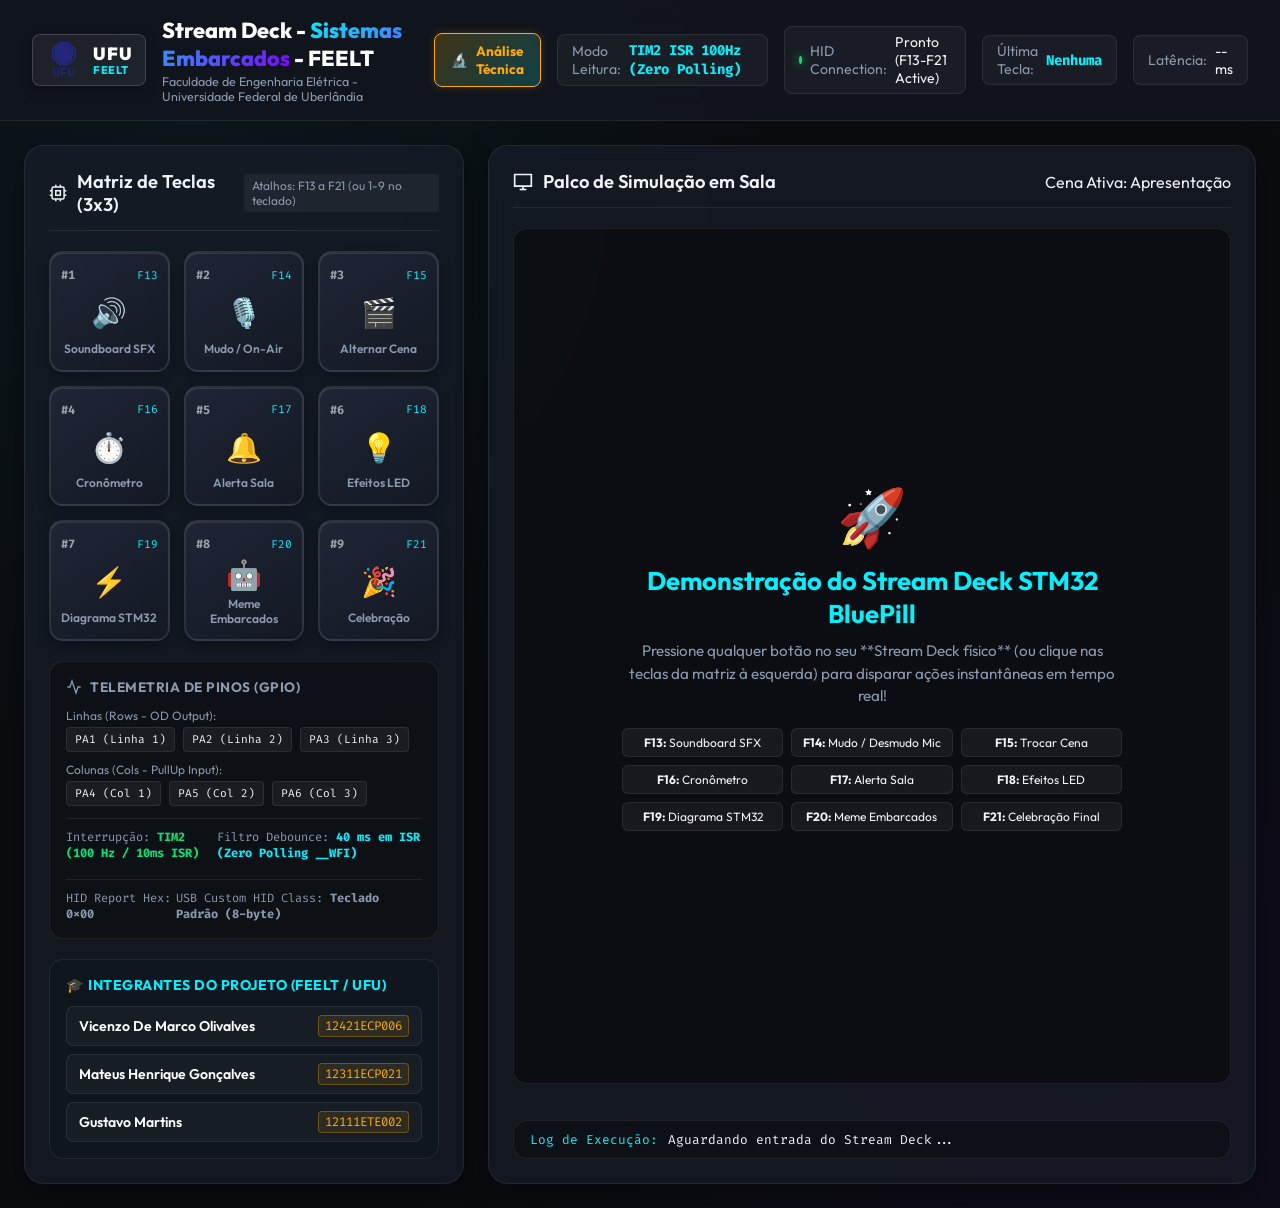
<file: dashboard/index.html>
<!DOCTYPE html>
<html lang="pt-BR">
<head>
  <meta charset="UTF-8">
  <meta name="viewport" content="width=device-width, initial-scale=1.0">
  <title>Stream Deck - Sistemas Embarcados - FEELT</title>
  <link rel="stylesheet" href="styles.css">
  <link rel="preconnect" href="https://fonts.googleapis.com">
  <link rel="preconnect" href="https://fonts.gstatic.com" crossorigin>
  <link href="https://fonts.googleapis.com/css2?family=Fira+Code:wght@400;600;700&family=Outfit:wght@300;400;600;800&display=swap" rel="stylesheet">
</head>
<body class="theme-cyberpunk">
  <!-- Header / Navigation Bar -->
  <header class="app-header">
    <div class="logo-container">
      <div class="ufu-badge-box">
        <img src="ufu_logo.svg" alt="UFU Logo" class="ufu-logo-img">
        <div class="ufu-text-info">
          <span class="ufu-title">UFU</span>
          <span class="feelt-sub">FEELT</span>
        </div>
      </div>
      <div class="header-titles">
        <h1>Stream Deck - <span>Sistemas Embarcados</span> - FEELT</h1>
        <p class="header-sub">Faculdade de Engenharia Elétrica - Universidade Federal de Uberlândia</p>
      </div>
    </div>
    
    <div class="status-bar">
      <button class="btn-prof-mode" id="btn-toggle-prof" onclick="toggleProfMode()">
        <span class="icon">🔬</span> Análise Técnica
      </button>
      <div class="status-item">
        <span class="status-label">Modo Leitura:</span>
        <span class="status-value highlight" style="color: var(--accent-cyan);">TIM2 ISR 100Hz (Zero Polling)</span>
      </div>
      <div class="status-item">
        <span class="dot pulse-green"></span>
        <span class="status-label">HID Connection:</span>
        <span class="status-value" id="status-usb">Pronto (F13-F21 Active)</span>
      </div>
      <div class="status-item">
        <span class="status-label">Última Tecla:</span>
        <span class="status-value highlight" id="status-last-key">Nenhuma</span>
      </div>
      <div class="status-item">
        <span class="status-label">Latência:</span>
        <span class="status-value" id="status-latency">-- ms</span>
      </div>
    </div>
  </header>

  <!-- Main Container -->
  <main class="dashboard-grid">
    
    <!-- Left Column: Hardware Telemetry & 3x3 Matrix -->
    <section class="panel hardware-panel">
      <div class="panel-header">
        <h2><svg width="20" height="20" viewBox="0 0 24 24" fill="none" stroke="currentColor" stroke-width="2"><rect x="4" y="4" width="16" height="16" rx="2"/><rect x="9" y="9" width="6" height="6"/><line x1="9" y1="1" x2="9" y2="4"/><line x1="15" y1="1" x2="15" y2="4"/><line x1="9" y1="20" x2="9" y2="23"/><line x1="15" y1="20" x2="15" y2="23"/><line x1="20" y1="9" x2="23" y2="9"/><line x1="20" y1="15" x2="23" y2="15"/><line x1="1" y1="9" x2="4" y2="9"/><line x1="1" y1="15" x2="4" y2="15"/></svg> Matriz de Teclas (3x3)</h2>
        <span class="hint-badge">Atalhos: F13 a F21 (ou 1-9 no teclado)</span>
      </div>

      <div class="matrix-grid" id="matrix-grid">
        <!-- Buttons 1 to 9 will be rendered by JS -->
      </div>

      <!-- Telemetry Box -->
      <div class="telemetry-box">
        <h3><svg width="16" height="16" viewBox="0 0 24 24" fill="none" stroke="currentColor" stroke-width="2"><polyline points="22 12 18 12 15 21 9 3 6 12 2 12"/></svg> Telemetria de Pinos (GPIO)</h3>
        <div class="pins-display">
          <div class="pin-group">
            <span class="pin-title">Linhas (Rows - OD Output):</span>
            <div class="pins-row">
              <span class="pin-tag" id="pin-pa1">PA1 (Linha 1)</span>
              <span class="pin-tag" id="pin-pa2">PA2 (Linha 2)</span>
              <span class="pin-tag" id="pin-pa3">PA3 (Linha 3)</span>
            </div>
          </div>
          <div class="pin-group">
            <span class="pin-title">Colunas (Cols - PullUp Input):</span>
            <div class="pins-row">
              <span class="pin-tag" id="pin-pa4">PA4 (Col 1)</span>
              <span class="pin-tag" id="pin-pa5">PA5 (Col 2)</span>
              <span class="pin-tag" id="pin-pa6">PA6 (Col 3)</span>
            </div>
          </div>
        </div>
        <div class="hex-info">
          <span>Interrupção: <strong style="color: var(--accent-green);">TIM2 (100 Hz / 10ms ISR)</strong></span>
          <span>Filtro Debounce: <strong style="color: var(--accent-cyan);">40 ms em ISR (Zero Polling __WFI)</strong></span>
        </div>
        <div class="hex-info" style="margin-top: 6px;">
          <span>HID Report Hex: <strong id="hex-code">0x00</strong></span>
          <span>USB Custom HID Class: <strong id="hid-class">Teclado Padrão (8-byte)</strong></span>
        </div>
      </div>

      <!-- Team Members Section -->
      <div class="team-panel-card">
        <div class="team-card-header">
          <h3>🎓 Integrantes do Projeto (FEELT / UFU)</h3>
        </div>
        <div class="team-list">
          <div class="team-member">
            <div class="member-info">
              <span class="member-name">Vicenzo De Marco Olivalves</span>
              <span class="member-id">12421ECP006</span>
            </div>
          </div>
          <div class="team-member">
            <div class="member-info">
              <span class="member-name">Mateus Henrique Gonçalves</span>
              <span class="member-id">12311ECP021</span>
            </div>
          </div>
          <div class="team-member">
            <div class="member-info">
              <span class="member-name">Gustavo Martins</span>
              <span class="member-id">12111ETE002</span>
          </div>
        </div>
      </div>
    </section>

    <!-- Right Column: Interactive Classroom Presentation Display -->
    <section class="panel presentation-panel">
      <div class="panel-header">
        <h2><svg width="20" height="20" viewBox="0 0 24 24" fill="none" stroke="currentColor" stroke-width="2"><path d="M2 3h20v14H2z"/><path d="M8 21h8"/><path d="M12 17v4"/></svg> Palco de Simulação em Sala</h2>
        <div class="scene-selector">
          <span class="scene-badge active" id="scene-tag">Cena Ativa: Apresentação</span>
        </div>
      </div>

      <!-- Presentation Stage Screens -->
      <div class="stage-container">
        
        <!-- Screen 1: Overview / Welcome -->
        <div class="stage-screen active" id="screen-main">
          <div class="welcome-card">
            <div class="icon-hero">🚀</div>
            <h2>Demonstração do Stream Deck STM32 BluePill</h2>
            <p>Pressione qualquer botão no seu **Stream Deck físico** (ou clique nas teclas da matriz à esquerda) para disparar ações instantâneas em tempo real!</p>
            <div class="quick-tips">
              <div class="tip-item"><strong>F13:</strong> Soundboard SFX</div>
              <div class="tip-item"><strong>F14:</strong> Mudo / Desmudo Mic</div>
              <div class="tip-item"><strong>F15:</strong> Trocar Cena</div>
              <div class="tip-item"><strong>F16:</strong> Cronômetro</div>
              <div class="tip-item"><strong>F17:</strong> Alerta Sala</div>
              <div class="tip-item"><strong>F18:</strong> Efeitos LED</div>
              <div class="tip-item"><strong>F19:</strong> Diagrama STM32</div>
              <div class="tip-item"><strong>F20:</strong> Meme Embarcados</div>
              <div class="tip-item"><strong>F21:</strong> Celebração Final</div>
            </div>
          </div>
        </div>

        <!-- Screen 2: Microphone / Audio Studio -->
        <div class="stage-screen" id="screen-mic">
          <div class="mic-status-card" id="mic-card">
            <div class="mic-icon-large" id="mic-icon">🎙️</div>
            <h2 id="mic-status-text">MICROFONE LIGADO (ON AIR)</h2>
            <p id="mic-subtext">Transmitindo áudio para a sala de aula...</p>
            <div class="audio-waves" id="audio-waves">
              <span></span><span></span><span></span><span></span><span></span>
            </div>
          </div>
        </div>

        <!-- Screen 3: Camera / Scene Manager -->
        <div class="stage-screen" id="screen-scenes">
          <div class="scenes-grid">
            <div class="scene-card active" id="sc-slide">
              <div class="sc-preview slide-prev">📊 Slide Principal</div>
              <span>Modo Apresentação</span>
            </div>
            <div class="scene-card" id="sc-cam">
              <div class="sc-preview cam-prev">📹 Webcam da Sala</div>
              <span>Modo Câmera Alunos</span>
            </div>
            <div class="scene-card" id="sc-code">
              <div class="sc-preview code-prev">💻 STM32 C Code</div>
              <span>Modo Código HAL</span>
            </div>
          </div>
        </div>

        <!-- Screen 4: Timer / Stopwatch -->
        <div class="stage-screen" id="screen-timer">
          <div class="timer-card">
            <h3>⏱️ Cronômetro da Apresentação</h3>
            <div class="timer-digits" id="timer-display">00:00.0</div>
            <div class="timer-controls">
              <span class="timer-status" id="timer-status">Pausado (Pressione F16 para iniciar/pausar)</span>
            </div>
          </div>
        </div>

        <!-- Screen 5: STM32 Architecture & Hardware Diagram -->
        <div class="stage-screen" id="screen-stm32">
          <div class="stm32-diagram-card">
            <h3>⚡ Arquitetura Hardware: BluePill (STM32F103C8T6)</h3>
            <div class="diagram-content">
              <div class="diag-block">
                <h4>Core ARM Cortex-M3</h4>
                <p>72 MHz SYSCLK / 48 MHz USB</p>
                <p>Modo Repouso: __WFI()</p>
              </div>
              <div class="diag-arrow">➡️</div>
              <div class="diag-block highlight-block" style="border-color: var(--accent-cyan);">
                <h4>Timer TIM2 (ISR)</h4>
                <p>Prescaler: 7199 (10 kHz tick)</p>
                <p>Estouro: 99 (100 Hz / 10ms ISR)</p>
              </div>
              <div class="diag-arrow">➡️</div>
              <div class="diag-block highlight-block">
                <h4>Matriz 3x3 (GPIO)</h4>
                <p>Outputs: PA1..PA3 (Open Drain)</p>
                <p>Inputs: PA4..PA6 (Pull-Up)</p>
              </div>
              <div class="diag-arrow">➡️</div>
              <div class="diag-block">
                <h4>USB Device Stack</h4>
                <p>Custom HID Class (8 Bytes)</p>
                <p>Scancodes F13 a F21</p>
              </div>
            </div>
            <div class="code-snippet">
              <pre><code>// Interrupção de Hardware TIM2 (Core/Src/main.c)
void HAL_TIM_PeriodElapsedCallback(TIM_HandleTypeDef *htim) {
    if (htim->Instance == TIM2) {
        processDebounce_ISR(); // Varredura 100Hz + Debounce 40ms sem Polling
    }
}</code></pre>
            </div>
          </div>
        </div>

        <!-- Screen 6: Meme Gallery -->
        <div class="stage-screen" id="screen-meme">
          <div class="meme-card">
            <h2 id="meme-title">🔥 Vida de Desenvolvedor de Embarcados</h2>
            <div class="meme-box" id="meme-box">
              <p class="meme-quote">"Compilou sem warnings na primeira tentativa... Deve ter algo muito errado!"</p>
              <div class="meme-badge">DEBUG MODE: ON</div>
            </div>
          </div>
        </div>

        <!-- Screen 7: Technical Analysis Screen -->
        <div class="stage-screen" id="screen-prof-deepdive">
          <div class="prof-container">
            <div class="prof-header">
              <h3>🔬 Painel de Análise Técnica de Engenharia</h3>
              <p>Métricas detalhadas do microcontrolador ARM Cortex-M3 (STM32F103C8T6)</p>
            </div>

            <div class="prof-grid">
              
              <!-- Logic Analyzer / Oscilloscope Waveform Canvas -->
              <div class="prof-card">
                <h4>📈 Analisador Lógico de Sinais (GPIO Waves)</h4>
                <div class="scope-box">
                  <canvas id="scope-canvas" width="450" height="120"></canvas>
                </div>
                <div class="scope-legend">
                  <span class="sig-row">── Line Output (PA1-PA3: LOW 0V)</span>
                  <span class="sig-col">── Col Input (PA4-PA6: RESET)</span>
                </div>
              </div>

              <!-- USB 8-Byte Buffer Inspector -->
              <div class="prof-card">
                <h4>📦 Inspeção de Pacote USB HID (8 Bytes)</h4>
                <div class="usb-bytes-grid" id="usb-bytes-grid">
                  <div class="byte-box"><span>B0 (Mods)</span><strong>0x00</strong></div>
                  <div class="byte-box"><span>B1 (Resv)</span><strong>0x00</strong></div>
                  <div class="byte-box active-byte"><span>B2 (Key)</span><strong id="b2-val">0x68</strong></div>
                  <div class="byte-box"><span>B3</span><strong>0x00</strong></div>
                  <div class="byte-box"><span>B4</span><strong>0x00</strong></div>
                  <div class="byte-box"><span>B5</span><strong>0x00</strong></div>
                  <div class="byte-box"><span>B6</span><strong>0x00</strong></div>
                  <div class="byte-box"><span>B7</span><strong>0x00</strong></div>
                </div>
                <p class="prof-note">EndPoint: EP1 IN (Interrupt, 10ms interval) | Protocol: Standard HID Keyboard Report</p>
              </div>

              <!-- Software Debouncing State Machine -->
              <div class="prof-card">
                <h4>🛡️ Interrupção TIM2 & Debounce (100 Hz / 40ms)</h4>
                <div class="stats-row">
                  <div class="stat-item">
                    <span class="stat-num" id="stat-bounces">0</span>
                    <span class="stat-lbl">Trepidações Ignoradas</span>
                  </div>
                  <div class="stat-item">
                    <span class="stat-num" id="stat-valid">0</span>
                    <span class="stat-lbl">Acionamentos Válidos</span>
                  </div>
                  <div class="stat-item">
                    <span class="stat-num">10 ms</span>
                    <span class="stat-lbl">Período ISR (TIM2)</span>
                  </div>
                </div>
              </div>

              <!-- Memory & Clock Tree Specs -->
              <div class="prof-card">
                <h4>⚙️ Registradores de Hardware & Clocks</h4>
                <div class="mem-bars">
                  <div class="mem-item">
                    <span>Flash (64 KB): 14.8 KB (23%)</span>
                    <div class="bar-bg"><div class="bar-fill" style="width: 23%;"></div></div>
                  </div>
                  <div class="mem-item">
                    <span>SRAM (20 KB): 2.9 KB (14%)</span>
                    <div class="bar-bg"><div class="bar-fill" style="width: 14%;"></div></div>
                  </div>
                </div>
                <div class="reg-tags">
                  <span class="reg-tag">SYSCLK: 72 MHz (HSE 8MHz * PLL 9)</span>
                  <span class="reg-tag">TIM2 Prescaler: 7199 (10 kHz tick)</span>
                  <span class="reg-tag">TIM2 ARR: 99 (100 Hz ISR)</span>
                  <span class="reg-tag">NVIC: TIM2_IRQn (Prioridade 0)</span>
                  <span class="reg-tag">CPU Mode: __WFI() Zero Polling</span>
                </div>
              </div>

            </div>
          </div>
        </div>

      </div>

      <!-- Action Feedback Bar -->
      <div class="action-log-bar">
        <span class="log-title">Log de Execução:</span>
        <span class="log-content" id="log-content">Aguardando entrada do Stream Deck...</span>
      </div>
    </section>
  </main>

  <!-- Fullscreen Modal Alert (Triggered by F17 / Button 5) -->
  <div class="modal-overlay" id="alert-modal">
    <div class="modal-card">
      <div class="modal-icon">🔔</div>
      <h2 id="modal-title">ALERTA DA SALA DE AULA</h2>
      <p id="modal-desc">Uma notificação prioritária foi acionada pelo Stream Deck!</p>
      <button class="btn-close-modal" onclick="closeModal()">Fechar (ou pressione F17)</button>
    </div>
  </div>

  <!-- Confetti Canvas for Celebration (F21) -->
  <canvas id="confetti-canvas"></canvas>

  <script src="app.js"></script>
</body>
</html>
</file>
<file: dashboard/styles.css>
/* CSS Design System - StreamDeck STM32 Simulator */
:root {
  --bg-primary: #0a0c10;
  --bg-secondary: #12161f;
  --bg-panel: #181d28;
  --bg-panel-glow: rgba(24, 29, 40, 0.7);
  
  --accent-cyan: #00f2fe;
  --accent-blue: #4facfe;
  --accent-purple: #7f00ff;
  --accent-pink: #ff0844;
  --accent-green: #00e676;
  --accent-amber: #ffab00;
  --ufu-blue: #232679;
  
  --text-main: #f0f4f8;
  --text-muted: #8a99ad;
  
  --border-glow: rgba(0, 242, 254, 0.25);
  --border-muted: rgba(255, 255, 255, 0.08);
  
  --font-sans: 'Outfit', -apple-system, BlinkMacSystemFont, sans-serif;
  --font-mono: 'Fira Code', monospace;
  
  --radius-sm: 8px;
  --radius-md: 14px;
  --radius-lg: 20px;
}

* {
  box-sizing: border-box;
  margin: 0;
  padding: 0;
}

body {
  background-color: var(--bg-primary);
  color: var(--text-main);
  font-family: var(--font-sans);
  min-height: 100vh;
  display: flex;
  flex-direction: column;
  overflow-x: hidden;
  background-image: 
    radial-gradient(circle at 15% 15%, rgba(0, 242, 254, 0.05) 0%, transparent 40%),
    radial-gradient(circle at 85% 85%, rgba(127, 0, 255, 0.05) 0%, transparent 40%);
}

/* Header Bar */
.app-header {
  display: flex;
  justify-content: space-between;
  align-items: center;
  padding: 1rem 2rem;
  background: rgba(18, 22, 31, 0.85);
  backdrop-filter: blur(12px);
  border-bottom: 1px solid var(--border-muted);
}

.logo-container {
  display: flex;
  align-items: center;
  gap: 16px;
}

.ufu-badge-box {
  display: flex;
  align-items: center;
  gap: 10px;
  background: rgba(255, 255, 255, 0.06);
  border: 1px solid rgba(255, 255, 255, 0.15);
  padding: 6px 12px;
  border-radius: var(--radius-sm);
  box-shadow: 0 4px 12px rgba(0, 0, 0, 0.3);
}

.ufu-logo-img {
  width: 38px;
  height: 38px;
  object-fit: contain;
}

.ufu-text-info {
  display: flex;
  flex-direction: column;
  line-height: 1.1;
}

.ufu-title {
  font-weight: 900;
  font-size: 1.1rem;
  color: #fff;
  letter-spacing: 1px;
}

.feelt-sub {
  font-size: 0.7rem;
  font-weight: 700;
  color: var(--accent-cyan);
  letter-spacing: 0.5px;
}

.header-titles h1 {
  font-size: 1.35rem;
  font-weight: 800;
  color: #fff;
}

.header-titles h1 span {
  background: linear-gradient(135deg, var(--accent-cyan), var(--accent-purple));
  -webkit-background-clip: text;
  -webkit-text-fill-color: transparent;
}

.header-sub {
  font-size: 0.78rem;
  color: var(--text-muted);
  margin-top: 2px;
}

.status-bar {
  display: flex;
  align-items: center;
  gap: 16px;
  font-size: 0.88rem;
}

/* Análise Técnica Toggle Button */
.btn-prof-mode {
  background: linear-gradient(135deg, rgba(255, 171, 0, 0.2), rgba(0, 242, 254, 0.2));
  border: 1px solid var(--accent-amber);
  color: var(--accent-amber);
  padding: 8px 16px;
  border-radius: var(--radius-sm);
  font-family: var(--font-sans);
  font-weight: 700;
  font-size: 0.85rem;
  cursor: pointer;
  display: flex;
  align-items: center;
  gap: 8px;
  transition: all 0.2s ease;
  box-shadow: 0 0 10px rgba(255, 171, 0, 0.2);
}

.btn-prof-mode:hover {
  background: var(--accent-amber);
  color: #000;
  box-shadow: 0 0 20px rgba(255, 171, 0, 0.5);
  transform: translateY(-1px);
}

.btn-prof-mode.active-prof {
  background: var(--accent-amber);
  color: #000;
  box-shadow: 0 0 25px rgba(255, 171, 0, 0.7);
}

.status-item {
  display: flex;
  align-items: center;
  gap: 8px;
  background: rgba(255, 255, 255, 0.04);
  padding: 6px 14px;
  border-radius: var(--radius-sm);
  border: 1px solid var(--border-muted);
}

.pulse-green {
  width: 8px;
  height: 8px;
  background-color: var(--accent-green);
  border-radius: 50%;
  box-shadow: 0 0 10px var(--accent-green);
  animation: pulse 1.5s infinite;
}

@keyframes pulse {
  0% { transform: scale(0.95); box-shadow: 0 0 0 0 rgba(0, 230, 118, 0.7); }
  70% { transform: scale(1.1); box-shadow: 0 0 0 8px rgba(0, 230, 118, 0); }
  100% { transform: scale(0.95); box-shadow: 0 0 0 0 rgba(0, 230, 118, 0); }
}

.status-label {
  color: var(--text-muted);
}

.status-value.highlight {
  color: var(--accent-cyan);
  font-weight: 700;
  font-family: var(--font-mono);
}

/* Dashboard Main Grid Layout */
.dashboard-grid {
  display: grid;
  grid-template-columns: 440px 1fr;
  gap: 24px;
  padding: 24px;
  flex: 1;
}

@media (max-width: 1024px) {
  .dashboard-grid {
    grid-template-columns: 1fr;
  }
}

/* Panels */
.panel {
  background: var(--bg-panel-glow);
  backdrop-filter: blur(16px);
  border: 1px solid var(--border-muted);
  border-radius: var(--radius-lg);
  padding: 24px;
  display: flex;
  flex-direction: column;
  gap: 20px;
  box-shadow: 0 10px 30px rgba(0, 0, 0, 0.4);
}

.panel-header {
  display: flex;
  justify-content: space-between;
  align-items: center;
  border-bottom: 1px solid var(--border-muted);
  padding-bottom: 14px;
}

.panel-header h2 {
  font-size: 1.15rem;
  font-weight: 600;
  display: flex;
  align-items: center;
  gap: 10px;
  color: var(--text-main);
}

.hint-badge {
  font-size: 0.75rem;
  color: var(--text-muted);
  background: rgba(255, 255, 255, 0.05);
  padding: 4px 8px;
  border-radius: 4px;
}

/* 3x3 StreamDeck Matrix Grid */
.matrix-grid {
  display: grid;
  grid-template-columns: repeat(3, 1fr);
  gap: 14px;
}

.deck-btn {
  aspect-ratio: 1;
  background: linear-gradient(145deg, #1e2535, #141824);
  border: 2px solid rgba(255, 255, 255, 0.1);
  border-radius: var(--radius-md);
  color: var(--text-main);
  display: flex;
  flex-direction: column;
  justify-content: space-between;
  align-items: center;
  padding: 14px 10px;
  cursor: pointer;
  transition: all 0.15s ease;
  position: relative;
  overflow: hidden;
  user-select: none;
  box-shadow: 0 4px 12px rgba(0, 0, 0, 0.3), inset 0 1px 1px rgba(255, 255, 255, 0.1);
}

.deck-btn:hover {
  transform: translateY(-2px);
  border-color: var(--accent-cyan);
  box-shadow: 0 6px 20px rgba(0, 242, 254, 0.25);
}

.deck-btn:active, .deck-btn.active {
  transform: translateY(2px) scale(0.97);
  background: linear-gradient(145deg, #00f2fe, #4facfe);
  border-color: #fff;
  color: #000;
  box-shadow: 0 0 25px rgba(0, 242, 254, 0.6);
}

.deck-btn.active .btn-key-code, .deck-btn.active .btn-sub {
  color: rgba(0, 0, 0, 0.8);
}

.btn-header {
  width: 100%;
  display: flex;
  justify-content: space-between;
  align-items: center;
  font-size: 0.75rem;
  font-family: var(--font-mono);
}

.btn-num {
  font-weight: 700;
  opacity: 0.6;
}

.btn-key-code {
  color: var(--accent-cyan);
  font-size: 0.7rem;
}

.btn-icon {
  font-size: 1.8rem;
  margin: 4px 0;
  transition: transform 0.2s ease;
}

.deck-btn:hover .btn-icon {
  transform: scale(1.15);
}

.btn-sub {
  font-size: 0.75rem;
  font-weight: 600;
  text-align: center;
  color: var(--text-muted);
}

/* Telemetry Box */
.telemetry-box {
  background: rgba(10, 12, 16, 0.6);
  border: 1px solid var(--border-muted);
  border-radius: var(--radius-md);
  padding: 16px;
  display: flex;
  flex-direction: column;
  gap: 12px;
}

.telemetry-box h3 {
  font-size: 0.85rem;
  color: var(--text-muted);
  display: flex;
  align-items: center;
  gap: 8px;
  text-transform: uppercase;
  letter-spacing: 0.5px;
}

.pins-display {
  display: flex;
  flex-direction: column;
  gap: 10px;
}

.pin-group {
  display: flex;
  flex-direction: column;
  gap: 4px;
}

.pin-title {
  font-size: 0.75rem;
  color: var(--text-muted);
}

.pins-row {
  display: flex;
  gap: 8px;
}

.pin-tag {
  font-family: var(--font-mono);
  font-size: 0.7rem;
  background: rgba(255, 255, 255, 0.05);
  border: 1px solid var(--border-muted);
  padding: 4px 8px;
  border-radius: 4px;
  transition: all 0.2s ease;
}

.pin-tag.active-row {
  background: var(--accent-pink);
  color: #fff;
  border-color: var(--accent-pink);
  box-shadow: 0 0 10px rgba(255, 8, 68, 0.5);
}

.pin-tag.active-col {
  background: var(--accent-green);
  color: #000;
  font-weight: 700;
  border-color: var(--accent-green);
  box-shadow: 0 0 10px rgba(0, 230, 118, 0.5);
}

.hex-info {
  display: flex;
  justify-content: space-between;
  font-size: 0.75rem;
  color: var(--text-muted);
  border-top: 1px solid var(--border-muted);
  padding-top: 10px;
  font-family: var(--font-mono);
}

/* Team Members Section Card */
.team-panel-card {
  background: rgba(18, 22, 31, 0.7);
  border: 1px solid var(--border-muted);
  border-radius: var(--radius-md);
  padding: 16px;
  display: flex;
  flex-direction: column;
  gap: 12px;
}

.team-card-header h3 {
  font-size: 0.88rem;
  color: var(--accent-cyan);
  text-transform: uppercase;
  letter-spacing: 0.5px;
}

.team-list {
  display: flex;
  flex-direction: column;
  gap: 8px;
}

.team-member {
  background: rgba(255, 255, 255, 0.03);
  border: 1px solid var(--border-muted);
  border-radius: var(--radius-sm);
  padding: 8px 12px;
  display: flex;
  align-items: center;
  justify-content: space-between;
  transition: border-color 0.2s ease;
}

.team-member:hover {
  border-color: var(--accent-cyan);
}

.member-info {
  display: flex;
  justify-content: space-between;
  align-items: center;
  width: 100%;
}

.member-name {
  font-size: 0.88rem;
  font-weight: 600;
  color: #fff;
}

.member-id {
  font-family: var(--font-mono);
  font-size: 0.78rem;
  color: var(--accent-amber);
  background: rgba(255, 171, 0, 0.1);
  padding: 2px 6px;
  border-radius: 4px;
  border: 1px solid rgba(255, 171, 0, 0.3);
}

/* Presentation Panel / Stage */
.presentation-panel {
  display: flex;
  flex-direction: column;
  justify-content: space-between;
}

.stage-container {
  flex: 1;
  background: rgba(10, 12, 16, 0.8);
  border-radius: var(--radius-md);
  border: 1px solid var(--border-muted);
  position: relative;
  min-height: 440px;
  overflow: hidden;
  display: flex;
  align-items: center;
  justify-content: center;
}

.stage-screen {
  position: absolute;
  inset: 0;
  padding: 24px;
  display: flex;
  flex-direction: column;
  align-items: center;
  justify-content: center;
  opacity: 0;
  pointer-events: none;
  transition: opacity 0.3s ease, transform 0.3s ease;
  transform: scale(0.96);
  overflow-y: auto;
}

.stage-screen.active {
  opacity: 1;
  pointer-events: auto;
  transform: scale(1);
}

/* Technical Analysis Screen */
.prof-container {
  width: 100%;
}

.prof-header {
  margin-bottom: 16px;
}

.prof-header h3 {
  font-size: 1.2rem;
  color: var(--accent-amber);
}

.prof-header p {
  font-size: 0.85rem;
  color: var(--text-muted);
}

.prof-grid {
  display: grid;
  grid-template-columns: repeat(2, 1fr);
  gap: 16px;
  width: 100%;
}

.prof-card {
  background: rgba(255, 255, 255, 0.03);
  border: 1px solid var(--border-muted);
  border-radius: var(--radius-md);
  padding: 16px;
  display: flex;
  flex-direction: column;
  gap: 10px;
}

.prof-card h4 {
  font-size: 0.9rem;
  color: var(--text-main);
}

.scope-box {
  background: #000;
  border-radius: var(--radius-sm);
  border: 1px solid rgba(0, 242, 254, 0.3);
  overflow: hidden;
}

#scope-canvas {
  width: 100%;
  height: 100px;
  display: block;
}

.scope-legend {
  display: flex;
  justify-content: space-between;
  font-size: 0.7rem;
  font-family: var(--font-mono);
}

.sig-row { color: var(--accent-pink); }
.sig-col { color: var(--accent-green); }

.usb-bytes-grid {
  display: grid;
  grid-template-columns: repeat(4, 1fr);
  gap: 6px;
}

.byte-box {
  background: rgba(255, 255, 255, 0.04);
  border: 1px solid var(--border-muted);
  border-radius: var(--radius-sm);
  padding: 6px;
  text-align: center;
  font-family: var(--font-mono);
}

.byte-box span {
  display: block;
  font-size: 0.65rem;
  color: var(--text-muted);
}

.byte-box strong {
  font-size: 0.9rem;
  color: #fff;
}

.byte-box.active-byte {
  border-color: var(--accent-cyan);
  background: rgba(0, 242, 254, 0.15);
  box-shadow: 0 0 10px rgba(0, 242, 254, 0.3);
}

.prof-note {
  font-size: 0.7rem;
  color: var(--text-muted);
  font-family: var(--font-mono);
}

.stats-row {
  display: flex;
  justify-content: space-between;
  gap: 10px;
}

.stat-item {
  background: rgba(255, 255, 255, 0.03);
  border: 1px solid var(--border-muted);
  border-radius: var(--radius-sm);
  padding: 10px;
  flex: 1;
  text-align: center;
}

.stat-num {
  display: block;
  font-size: 1.2rem;
  font-weight: 700;
  font-family: var(--font-mono);
  color: var(--accent-amber);
}

.stat-lbl {
  font-size: 0.7rem;
  color: var(--text-muted);
}

.mem-bars {
  display: flex;
  flex-direction: column;
  gap: 8px;
}

.mem-item {
  font-size: 0.75rem;
}

.bar-bg {
  height: 8px;
  background: rgba(255, 255, 255, 0.1);
  border-radius: 4px;
  overflow: hidden;
  margin-top: 4px;
}

.bar-fill {
  height: 100%;
  background: linear-gradient(90deg, var(--accent-cyan), var(--accent-purple));
  border-radius: 4px;
}

.reg-tags {
  display: flex;
  flex-wrap: wrap;
  gap: 6px;
  margin-top: 4px;
}

.reg-tag {
  font-family: var(--font-mono);
  font-size: 0.68rem;
  background: rgba(255, 255, 255, 0.05);
  border: 1px solid var(--border-muted);
  padding: 3px 6px;
  border-radius: 4px;
  color: var(--accent-cyan);
}

/* Stage Screen 1: Welcome */
.welcome-card {
  text-align: center;
  max-width: 500px;
}

.icon-hero {
  font-size: 3.5rem;
  margin-bottom: 12px;
}

.welcome-card h2 {
  font-size: 1.6rem;
  margin-bottom: 10px;
  color: var(--accent-cyan);
}

.welcome-card p {
  color: var(--text-muted);
  font-size: 0.95rem;
  line-height: 1.5;
  margin-bottom: 20px;
}

.quick-tips {
  display: grid;
  grid-template-columns: repeat(3, 1fr);
  gap: 8px;
  font-size: 0.75rem;
}

.tip-item {
  background: rgba(255, 255, 255, 0.05);
  padding: 6px 8px;
  border-radius: 6px;
  border: 1px solid var(--border-muted);
}

/* Stage Screen 2: Mic Status */
.mic-status-card {
  text-align: center;
  padding: 30px;
  border-radius: var(--radius-lg);
  background: rgba(255, 255, 255, 0.03);
  border: 2px solid var(--accent-green);
  transition: all 0.3s ease;
  box-shadow: 0 0 30px rgba(0, 230, 118, 0.2);
}

.mic-status-card.muted {
  border-color: var(--accent-pink);
  box-shadow: 0 0 30px rgba(255, 8, 68, 0.2);
}

.mic-icon-large {
  font-size: 4rem;
  margin-bottom: 16px;
}

.audio-waves {
  display: flex;
  justify-content: center;
  gap: 6px;
  margin-top: 20px;
  height: 24px;
}

.audio-waves span {
  width: 6px;
  background: var(--accent-green);
  border-radius: 3px;
  animation: wave 1s infinite ease-in-out alternate;
}

.mic-status-card.muted .audio-waves span {
  background: var(--accent-pink);
  animation: none;
  height: 4px !important;
}

.audio-waves span:nth-child(1) { animation-delay: 0.1s; }
.audio-waves span:nth-child(2) { animation-delay: 0.3s; }
.audio-waves span:nth-child(3) { animation-delay: 0.2s; }
.audio-waves span:nth-child(4) { animation-delay: 0.4s; }
.audio-waves span:nth-child(5) { animation-delay: 0.15s; }

@keyframes wave {
  0% { height: 6px; }
  100% { height: 24px; }
}

/* Stage Screen 3: Scenes */
.scenes-grid {
  display: grid;
  grid-template-columns: repeat(3, 1fr);
  gap: 16px;
  width: 100%;
}

.scene-card {
  background: rgba(255, 255, 255, 0.04);
  border: 2px solid var(--border-muted);
  border-radius: var(--radius-md);
  padding: 16px;
  text-align: center;
  transition: all 0.2s ease;
}

.scene-card.active {
  border-color: var(--accent-cyan);
  background: rgba(0, 242, 254, 0.1);
  box-shadow: 0 0 20px rgba(0, 242, 254, 0.3);
}

.sc-preview {
  height: 100px;
  background: #000;
  border-radius: var(--radius-sm);
  display: flex;
  align-items: center;
  justify-content: center;
  font-weight: 700;
  margin-bottom: 10px;
}

/* Stage Screen 4: Timer */
.timer-card {
  text-align: center;
}

.timer-digits {
  font-family: var(--font-mono);
  font-size: 4.5rem;
  font-weight: 700;
  color: var(--accent-cyan);
  text-shadow: 0 0 20px rgba(0, 242, 254, 0.5);
  margin: 16px 0;
}

.timer-status {
  font-size: 0.9rem;
  color: var(--text-muted);
}

/* Stage Screen 5: STM32 Diagram */
.stm32-diagram-card {
  width: 100%;
}

.diagram-content {
  display: flex;
  align-items: center;
  justify-content: space-between;
  gap: 12px;
  margin: 20px 0;
}

.diag-block {
  background: rgba(255, 255, 255, 0.05);
  border: 1px solid var(--border-muted);
  border-radius: var(--radius-sm);
  padding: 14px;
  flex: 1;
  text-align: center;
  font-size: 0.8rem;
}

.highlight-block {
  border-color: var(--accent-cyan);
  background: rgba(0, 242, 254, 0.08);
}

.diag-arrow {
  color: var(--accent-cyan);
  font-size: 1.2rem;
}

.code-snippet {
  background: #0d1117;
  border-radius: var(--radius-sm);
  padding: 12px;
  font-family: var(--font-mono);
  font-size: 0.75rem;
  color: #38bdf8;
  border: 1px solid rgba(255, 255, 255, 0.1);
}

/* Stage Screen 6: Meme Gallery */
.meme-card {
  text-align: center;
}

.meme-box {
  background: linear-gradient(135deg, rgba(127,0,255,0.2), rgba(0,242,254,0.2));
  border: 2px solid var(--accent-purple);
  padding: 30px;
  border-radius: var(--radius-md);
  margin-top: 16px;
}

.meme-quote {
  font-size: 1.3rem;
  font-weight: 600;
  margin-bottom: 12px;
}

.meme-badge {
  display: inline-block;
  background: var(--accent-purple);
  font-family: var(--font-mono);
  padding: 4px 12px;
  border-radius: 20px;
  font-size: 0.8rem;
}

/* Action Log Bar */
.action-log-bar {
  display: flex;
  align-items: center;
  gap: 10px;
  background: rgba(10, 12, 16, 0.6);
  border: 1px solid var(--border-muted);
  padding: 10px 16px;
  border-radius: var(--radius-md);
  font-family: var(--font-mono);
  font-size: 0.8rem;
  margin-top: 16px;
}

.log-title {
  color: var(--accent-cyan);
}

.log-content {
  color: var(--text-main);
}

/* Modal Overlay */
.modal-overlay {
  position: fixed;
  inset: 0;
  background: rgba(0, 0, 0, 0.85);
  backdrop-filter: blur(8px);
  display: flex;
  align-items: center;
  justify-content: center;
  opacity: 0;
  pointer-events: none;
  transition: opacity 0.3s ease;
  z-index: 1000;
}

.modal-overlay.active {
  opacity: 1;
  pointer-events: auto;
}

.modal-card {
  background: var(--bg-secondary);
  border: 2px solid var(--accent-amber);
  border-radius: var(--radius-lg);
  padding: 40px;
  text-align: center;
  max-width: 450px;
  box-shadow: 0 0 50px rgba(255, 171, 0, 0.4);
  transform: scale(0.9);
  transition: transform 0.3s ease;
}

.modal-overlay.active .modal-card {
  transform: scale(1);
}

.modal-icon {
  font-size: 3.5rem;
  margin-bottom: 14px;
}

.modal-card h2 {
  color: var(--accent-amber);
  margin-bottom: 10px;
}

.btn-close-modal {
  margin-top: 20px;
  background: var(--accent-amber);
  color: #000;
  border: none;
  padding: 10px 20px;
  font-weight: 700;
  border-radius: var(--radius-sm);
  cursor: pointer;
}

/* Confetti Canvas */
#confetti-canvas {
  position: fixed;
  inset: 0;
  pointer-events: none;
  z-index: 999;
}
</file>
